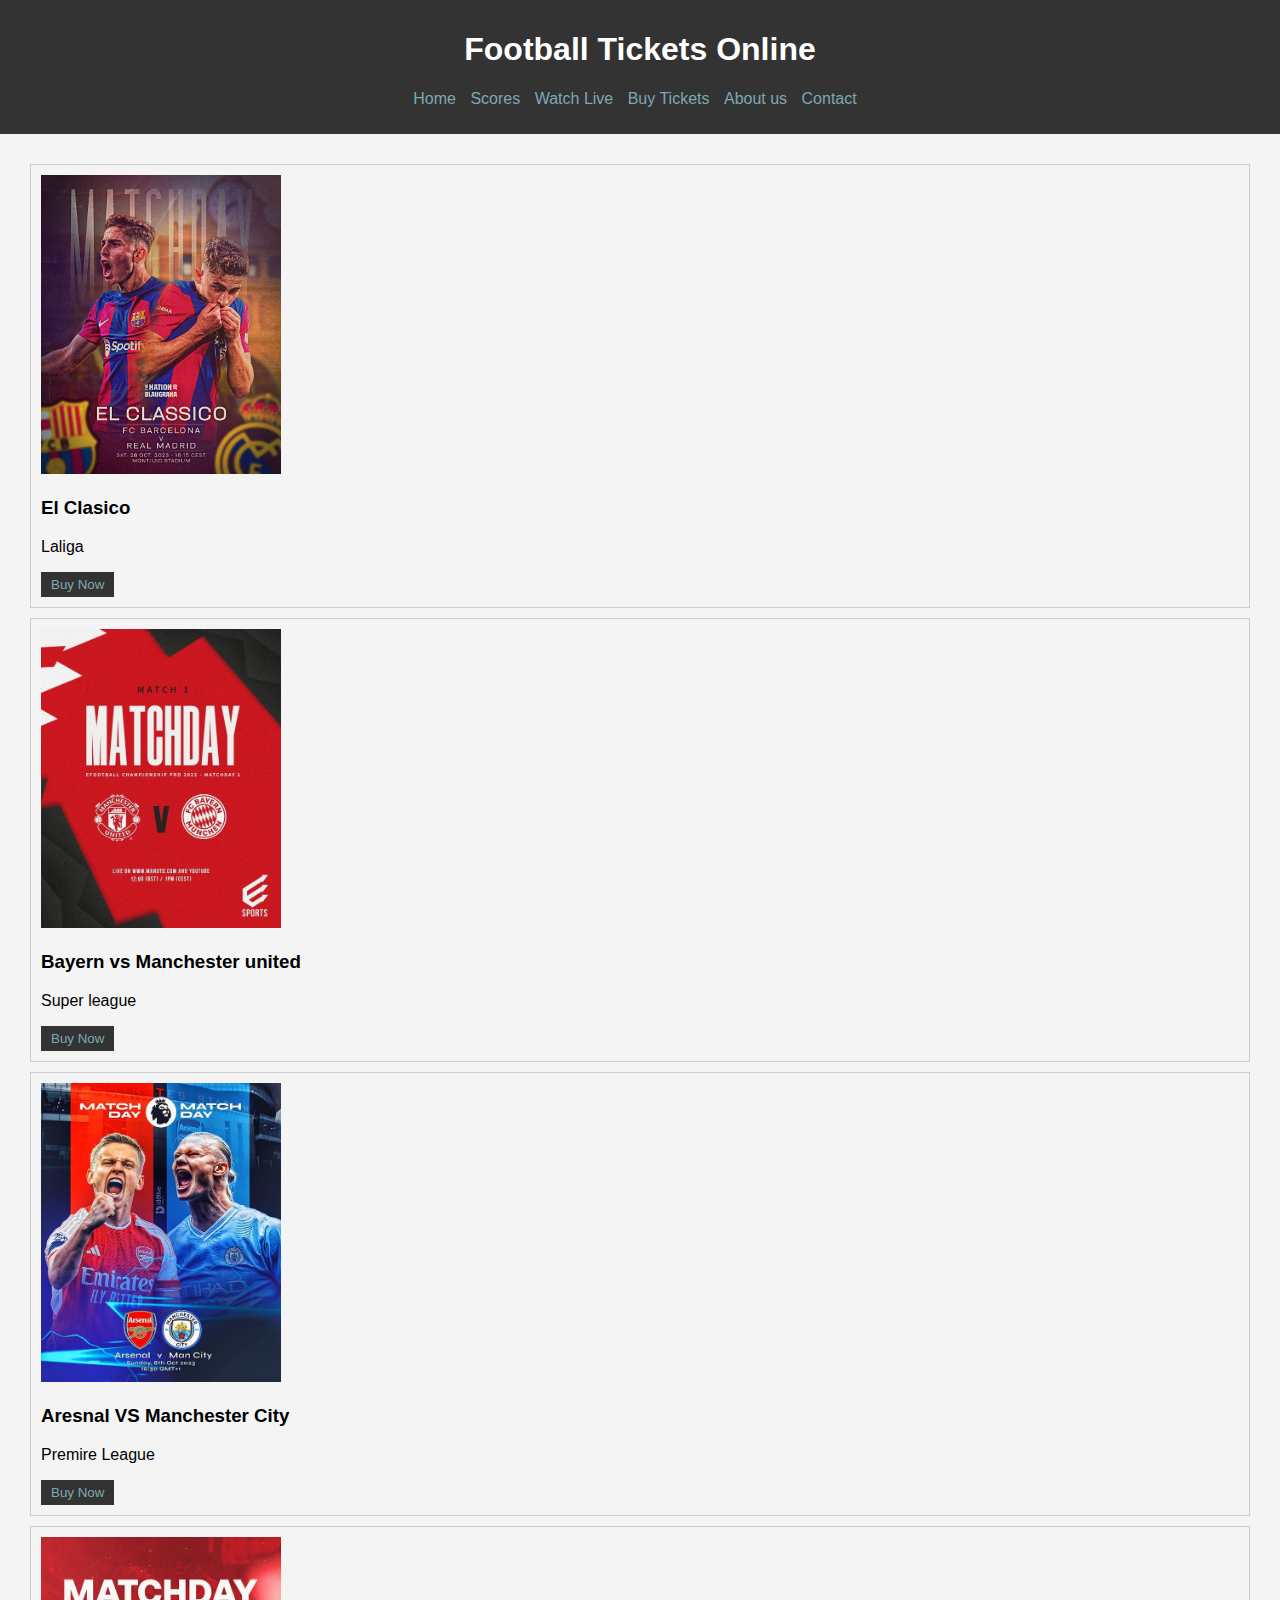
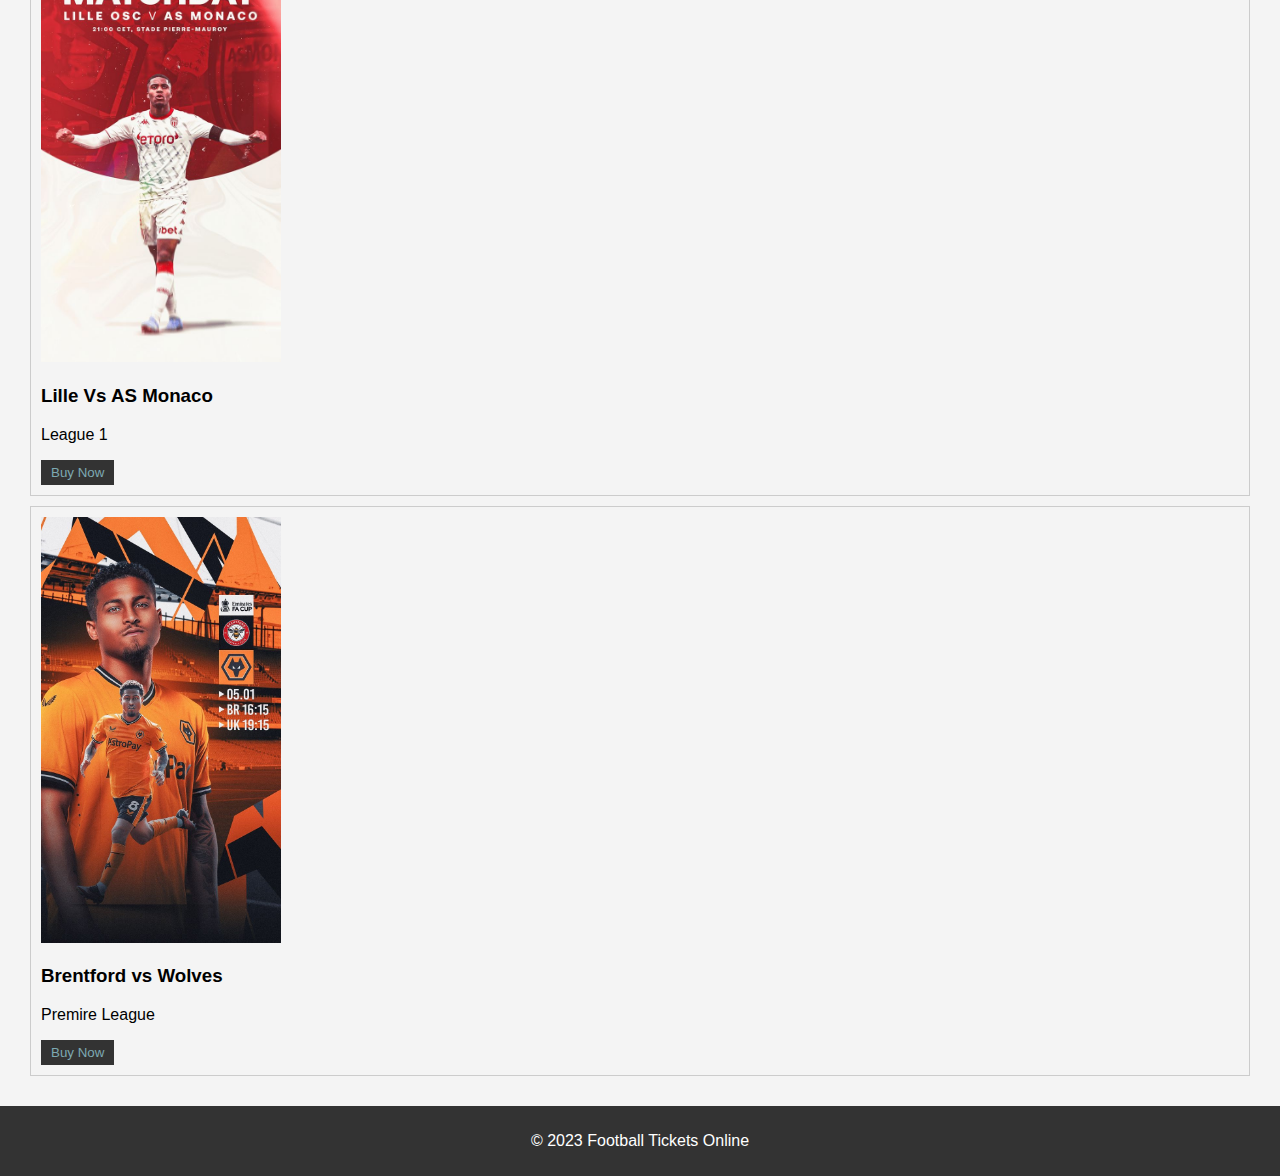
<file: week 6/index.html>
<!DOCTYPE html>
<html lang="en">
<head>
    <meta charset="UTF-8">
    <meta name="viewport" content="width=device-width, initial-scale=1.0">
    <title>Football Tickets Online</title>
    <link rel="stylesheet" href="Style.css">
</head>
<body>
    <header>
        <h1>Football Tickets Online</h1>
        <nav>
            <ul>
                <li><a href="product1.html">Home</a></li>
                <li><a href="product2.html">Scores</a></li>
                <li><a href="product3.html">Watch Live</a></li>
                <li><a href="product4.html">Buy Tickets</a></li>
                <li><a href="product5.html">About us</a></li>
                <li><a href="contact.html">Contact</a></li>
            </ul>
        </nav>
    </header>
    <main>
        <section class="featured-products">
            <div class="product">
                    <img src="product1.jpg" alt="Men's T-Shirt">
                    <h3>El Clasico</h3>              
                    <p>Laliga</p>    
                    <button><a href="product1.html">Buy Now</a></button>
                
            </div>
            <div class="product">
                <img src="product2.jpg" alt="Men's T-Shirt">
                <h3>Bayern vs Manchester united</h3>
                <p>Super league</p>
                <button><a href="product2.html">Buy Now</a></button>
            </div>
            <div class="product">
                <img src="product3.jpg" alt="Men's T-Shirt">
                <h3>Aresnal VS Manchester City</h3>
                <p>Premire League</p>
                <button><a href="product3.html">Buy Now</a></button>
            </div>
            <div class="product">
                <img src="product4.jpg" alt="Men's T-Shirt">
                <h3>Lille Vs AS Monaco</h3>
                <p>League 1</p>
                <button><a href="product4.html">Buy Now</a></button>
            </div>
            <div class="product">
                <img src="product5.jpg" alt="Men's T-Shirt">
                <h3>Brentford vs Wolves</h3>
                <p>Premire League</p>
                <button><a href="product5.html">Buy Now</a></button>
            </div>
            
                    </section>
    </main>
    <footer>
        <p>&copy; 2023 Football Tickets Online</p>
    </footer>
</body>
</html>
</file>
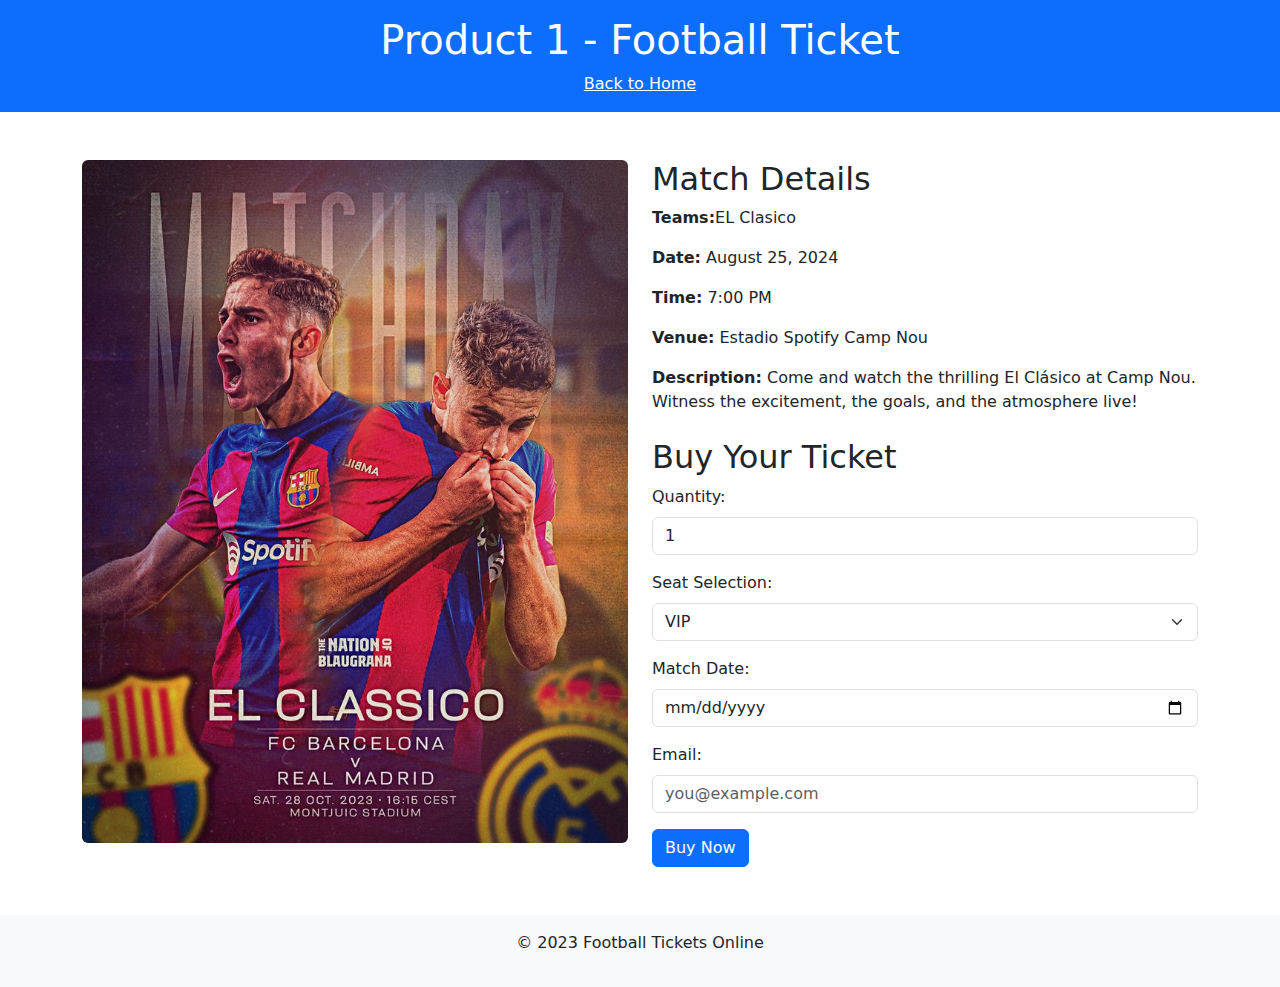
<file: week 6/product1.html>
<!DOCTYPE html>
<html lang="en">
<head>
    <meta charset="UTF-8">
    <meta name="viewport" content="width=device-width, initial-scale=1.0">
    <title>Product 1 - Football Ticket</title>
        <link href="https://cdn.jsdelivr.net/npm/bootstrap@5.3.0/dist/css/bootstrap.min.css" rel="stylesheet">
</head>
<body>
    <header class="bg-primary text-white text-center py-3">
        <h1>Product 1 - Football Ticket</h1>
        <nav>
            <a href="index.html" class="text-white">Back to Home</a>
        </nav>
    </header>
    <main class="container my-5">
        <section class="row">
            <div class="col-md-6">
                <div class="match-image">
                    <img src="product1.jpg" alt="Matchday Image" class="img-fluid rounded">
                </div>
            </div>
            <div class="col-md-6">
                <div class="match-details mb-4">
                    <h2>Match Details</h2>
                    <p><strong>Teams:</strong>EL Clasico</p>
                    <p><strong>Date:</strong> August 25, 2024</p>
                    <p><strong>Time:</strong> 7:00 PM</p>
                    <p><strong>Venue:</strong> Estadio Spotify Camp Nou</p>
                    <p><strong>Description:</strong> Come and watch the thrilling El Clásico at Camp Nou. Witness the excitement, the goals, and the atmosphere live!</p>
                </div>
                <div class="ticket-buying">
                    <h2>Buy Your Ticket</h2>
                    <form action="purchase.html" method="post">
                        <div class="mb-3">
                            <label for="quantity" class="form-label">Quantity:</label>
                            <input type="number" id="quantity" name="quantity" min="1" max="10" value="1" class="form-control" required>
                        </div>
                        <div class="mb-3">
                            <label for="seat" class="form-label">Seat Selection:</label>
                            <select id="seat" name="seat" class="form-select" required>
                                <option value="vip">VIP</option>
                                <option value="regular">Regular</option>
                                <option value="economy">Economy</option>
                            </select>
                        </div>
                        <div class="mb-3">
                            <label for="date" class="form-label">Match Date:</label>
                            <input type="date" id="date" name="date" class="form-control" required>
                        </div>
                        <div class="mb-3">
                            <label for="email" class="form-label">Email:</label>
                            <input type="email" id="email" name="email" placeholder="you@example.com" class="form-control" required>
                        </div>
                        <button type="submit" class="btn btn-primary">Buy Now</button>
                    </form>
                </div>
            </div>
        </section>
    </main>
    <footer class="bg-light text-center py-3">
        <p>&copy; 2023 Football Tickets Online</p>
    </footer>

    <!-- Bootstrap JS and dependencies (optional for responsive behaviors) -->
    <script src="https://cdn.jsdelivr.net/npm/bootstrap@5.3.0/dist/js/bootstrap.bundle.min.js"></script>
</body>
</html>
</file>
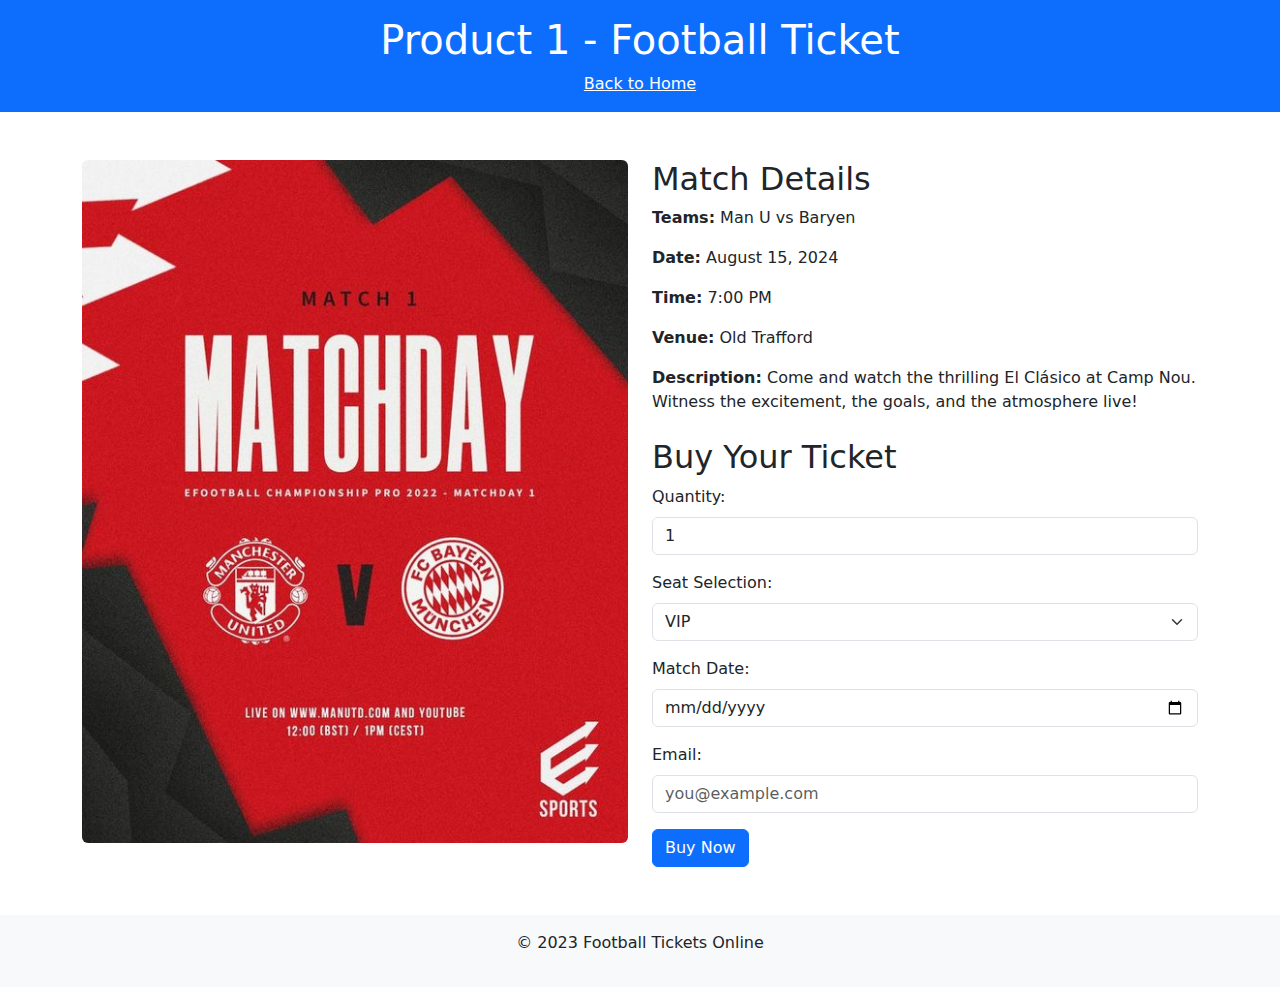
<file: week 6/product2.html>
<!DOCTYPE html>
<html lang="en">
<head>
    <meta charset="UTF-8">
    <meta name="viewport" content="width=device-width, initial-scale=1.0">
    <title>Product 1 - Football Ticket</title>
    <!-- Bootstrap CSS -->
    <link href="https://cdn.jsdelivr.net/npm/bootstrap@5.3.0/dist/css/bootstrap.min.css" rel="stylesheet">
</head>
<body>
    <header class="bg-primary text-white text-center py-3">
        <h1>Product 1 - Football Ticket</h1>
        <nav>
            <a href="index.html" class="text-white">Back to Home</a>
        </nav>
    </header>
    <main class="container my-5">
        <section class="row">
            <div class="col-md-6">
                <div class="match-image">
                    <img src="product2.jpg" alt="Matchday Image" class="img-fluid rounded">
                </div>
            </div>
            <div class="col-md-6">
                <div class="match-details mb-4">
                    <h2>Match Details</h2>
                    <p><strong>Teams:</strong> Man U vs Baryen</p>
                    <p><strong>Date:</strong> August 15, 2024</p>
                    <p><strong>Time:</strong> 7:00 PM</p>
                    <p><strong>Venue:</strong> Old Trafford</p>
                    <p><strong>Description:</strong> Come and watch the thrilling El Clásico at Camp Nou. Witness the excitement, the goals, and the atmosphere live!</p>
                </div>
                <div class="ticket-buying">
                    <h2>Buy Your Ticket</h2>
                    <form action="purchase.html" method="post">
                        <div class="mb-3">
                            <label for="quantity" class="form-label">Quantity:</label>
                            <input type="number" id="quantity" name="quantity" min="1" max="10" value="1" class="form-control" required>
                        </div>
                        <div class="mb-3">
                            <label for="seat" class="form-label">Seat Selection:</label>
                            <select id="seat" name="seat" class="form-select" required>
                                <option value="vip">VIP</option>
                                <option value="regular">Regular</option>
                                <option value="economy">Economy</option>
                            </select>
                        </div>
                        <div class="mb-3">
                            <label for="date" class="form-label">Match Date:</label>
                            <input type="date" id="date" name="date" class="form-control" required>
                        </div>
                        <div class="mb-3">
                            <label for="email" class="form-label">Email:</label>
                            <input type="email" id="email" name="email" placeholder="you@example.com" class="form-control" required>
                        </div>
                        <button type="submit" class="btn btn-primary">Buy Now</button>
                    </form>
                </div>
            </div>
        </section>
    </main>
    <footer class="bg-light text-center py-3">
        <p>&copy; 2023 Football Tickets Online</p>
    </footer>

    <!-- Bootstrap JS and dependencies (optional for responsive behaviors) -->
    <script src="https://cdn.jsdelivr.net/npm/bootstrap@5.3.0/dist/js/bootstrap.bundle.min.js"></script>
</body>
</html>
</file>
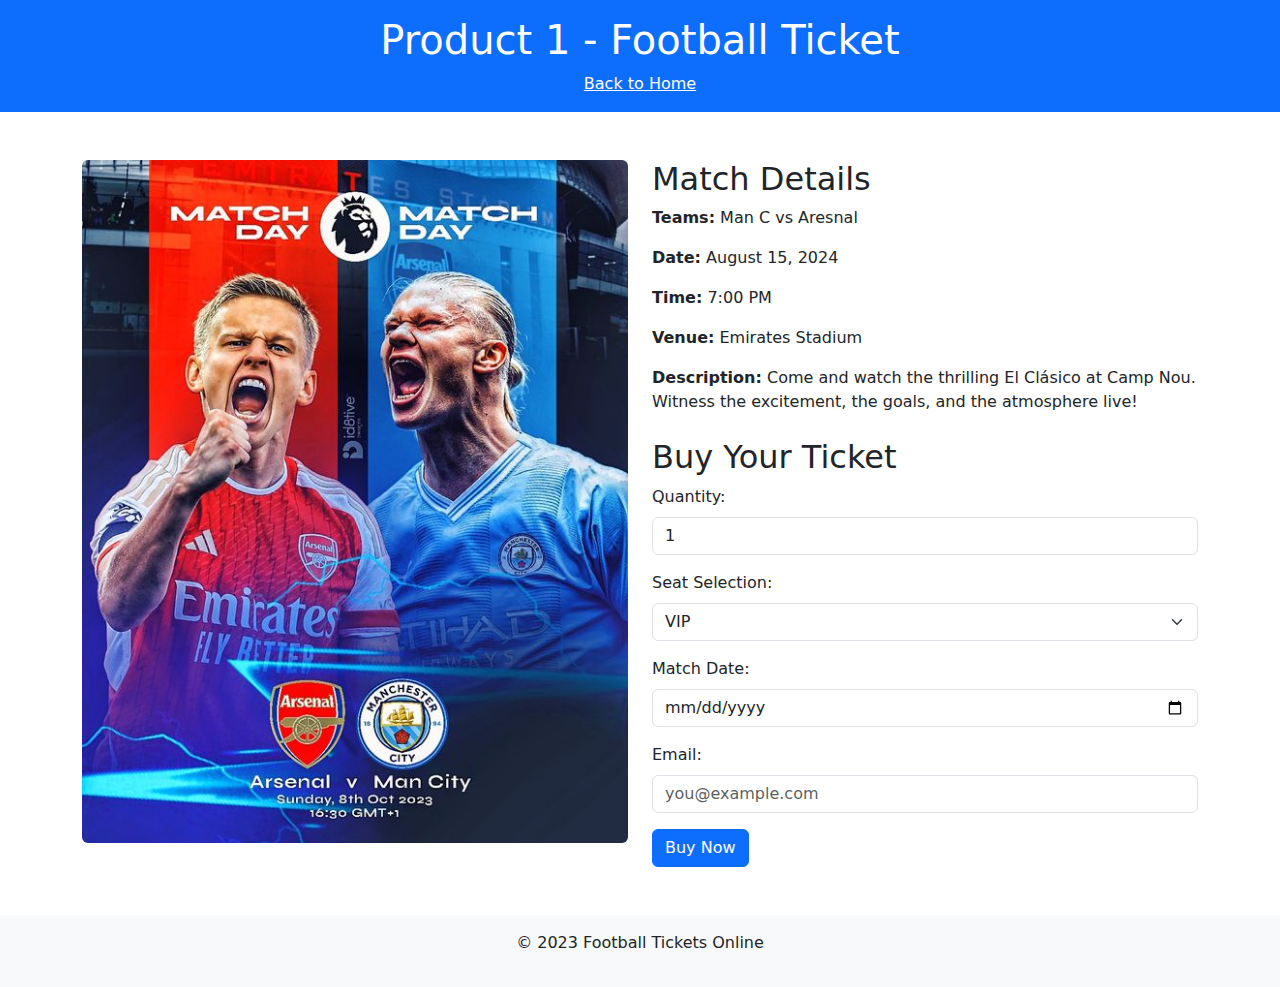
<file: week 6/product3.html>
<!DOCTYPE html>
<html lang="en">
<head>
    <meta charset="UTF-8">
    <meta name="viewport" content="width=device-width, initial-scale=1.0">
    <title>Product 1 - Football Ticket</title>
    <!-- Bootstrap CSS -->
    <link href="https://cdn.jsdelivr.net/npm/bootstrap@5.3.0/dist/css/bootstrap.min.css" rel="stylesheet">
</head>
<body>
    <header class="bg-primary text-white text-center py-3">
        <h1>Product 1 - Football Ticket</h1>
        <nav>
            <a href="index.html" class="text-white">Back to Home</a>
        </nav>
    </header>
    <main class="container my-5">
        <section class="row">
            <div class="col-md-6">
                <div class="match-image">
                    <img src="product3.jpg" alt="Matchday Image" class="img-fluid rounded">
                </div>
            </div>
            <div class="col-md-6">
                <div class="match-details mb-4">
                    <h2>Match Details</h2>
                    <p><strong>Teams:</strong> Man C vs Aresnal</p>
                    <p><strong>Date:</strong> August 15, 2024</p>
                    <p><strong>Time:</strong> 7:00 PM</p>
                    <p><strong>Venue:</strong> Emirates Stadium</p>
                    <p><strong>Description:</strong> Come and watch the thrilling El Clásico at Camp Nou. Witness the excitement, the goals, and the atmosphere live!</p>
                </div>
                <div class="ticket-buying">
                    <h2>Buy Your Ticket</h2>
                    <form action="purchase.html" method="post">
                        <div class="mb-3">
                            <label for="quantity" class="form-label">Quantity:</label>
                            <input type="number" id="quantity" name="quantity" min="1" max="10" value="1" class="form-control" required>
                        </div>
                        <div class="mb-3">
                            <label for="seat" class="form-label">Seat Selection:</label>
                            <select id="seat" name="seat" class="form-select" required>
                                <option value="vip">VIP</option>
                                <option value="regular">Regular</option>
                                <option value="economy">Economy</option>
                            </select>
                        </div>
                        <div class="mb-3">
                            <label for="date" class="form-label">Match Date:</label>
                            <input type="date" id="date" name="date" class="form-control" required>
                        </div>
                        <div class="mb-3">
                            <label for="email" class="form-label">Email:</label>
                            <input type="email" id="email" name="email" placeholder="you@example.com" class="form-control" required>
                        </div>
                        <button type="submit" class="btn btn-primary">Buy Now</button>
                    </form>
                </div>
            </div>
        </section>
    </main>
    <footer class="bg-light text-center py-3">
        <p>&copy; 2023 Football Tickets Online</p>
    </footer>

    <!-- Bootstrap JS and dependencies (optional for responsive behaviors) -->
    <script src="https://cdn.jsdelivr.net/npm/bootstrap@5.3.0/dist/js/bootstrap.bundle.min.js"></script>
</body>
</html>
</file>
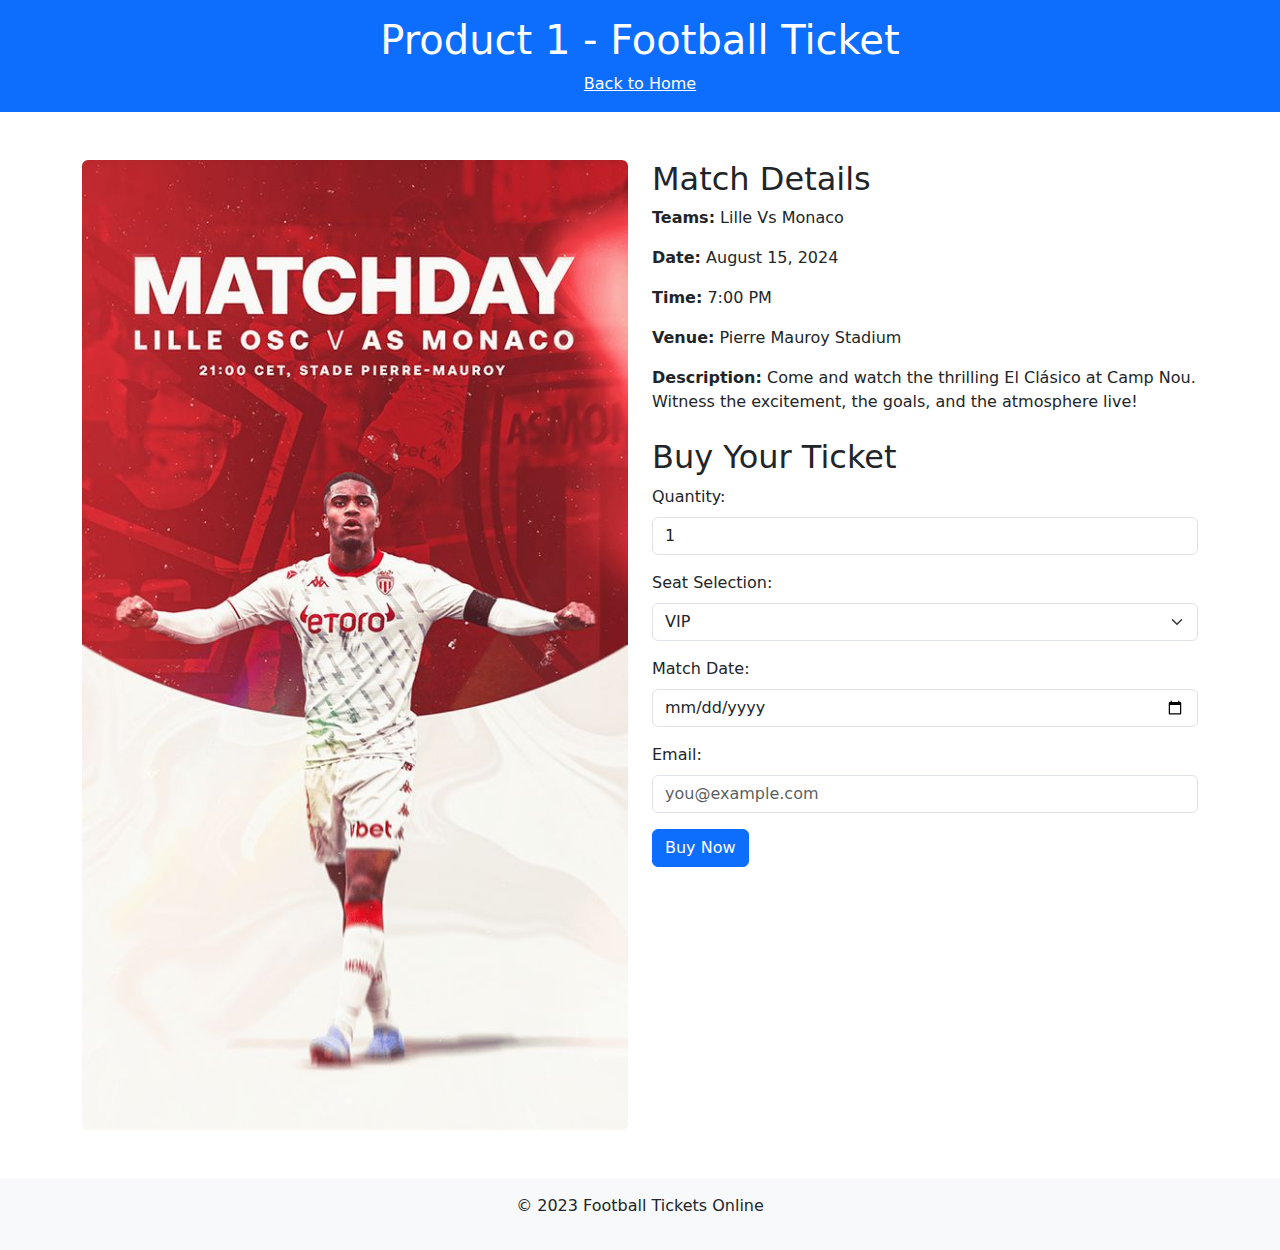
<file: week 6/product4.html>
<!DOCTYPE html>
<html lang="en">
<head>
    <meta charset="UTF-8">
    <meta name="viewport" content="width=device-width, initial-scale=1.0">
    <title>Product 1 - Football Ticket</title>
    <!-- Bootstrap CSS -->
    <link href="https://cdn.jsdelivr.net/npm/bootstrap@5.3.0/dist/css/bootstrap.min.css" rel="stylesheet">
</head>
<body>
    <header class="bg-primary text-white text-center py-3">
        <h1>Product 1 - Football Ticket</h1>
        <nav>
            <a href="index.html" class="text-white">Back to Home</a>
        </nav>
    </header>
    <main class="container my-5">
        <section class="row">
            <div class="col-md-6">
                <div class="match-image">
                    <img src="product4.jpg" alt="Matchday Image" class="img-fluid rounded">
                </div>
            </div>
            <div class="col-md-6">
                <div class="match-details mb-4">
                    <h2>Match Details</h2>
                    <p><strong>Teams:</strong> Lille Vs Monaco</p>
                    <p><strong>Date:</strong> August 15, 2024</p>
                    <p><strong>Time:</strong> 7:00 PM</p>
                    <p><strong>Venue:</strong> Pierre Mauroy Stadium</p>
                    <p><strong>Description:</strong> Come and watch the thrilling El Clásico at Camp Nou. Witness the excitement, the goals, and the atmosphere live!</p>
                </div>
                <div class="ticket-buying">
                    <h2>Buy Your Ticket</h2>
                    <form action="purchase.html" method="post">
                        <div class="mb-3">
                            <label for="quantity" class="form-label">Quantity:</label>
                            <input type="number" id="quantity" name="quantity" min="1" max="10" value="1" class="form-control" required>
                        </div>
                        <div class="mb-3">
                            <label for="seat" class="form-label">Seat Selection:</label>
                            <select id="seat" name="seat" class="form-select" required>
                                <option value="vip">VIP</option>
                                <option value="regular">Regular</option>
                                <option value="economy">Economy</option>
                            </select>
                        </div>
                        <div class="mb-3">
                            <label for="date" class="form-label">Match Date:</label>
                            <input type="date" id="date" name="date" class="form-control" required>
                        </div>
                        <div class="mb-3">
                            <label for="email" class="form-label">Email:</label>
                            <input type="email" id="email" name="email" placeholder="you@example.com" class="form-control" required>
                        </div>
                        <button type="submit" class="btn btn-primary">Buy Now</button>
                    </form>
                </div>
            </div>
        </section>
    </main>
    <footer class="bg-light text-center py-3">
        <p>&copy; 2023 Football Tickets Online</p>
    </footer>

    <!-- Bootstrap JS and dependencies (optional for responsive behaviors) -->
    <script src="https://cdn.jsdelivr.net/npm/bootstrap@5.3.0/dist/js/bootstrap.bundle.min.js"></script>
</body>
</html>
</file>
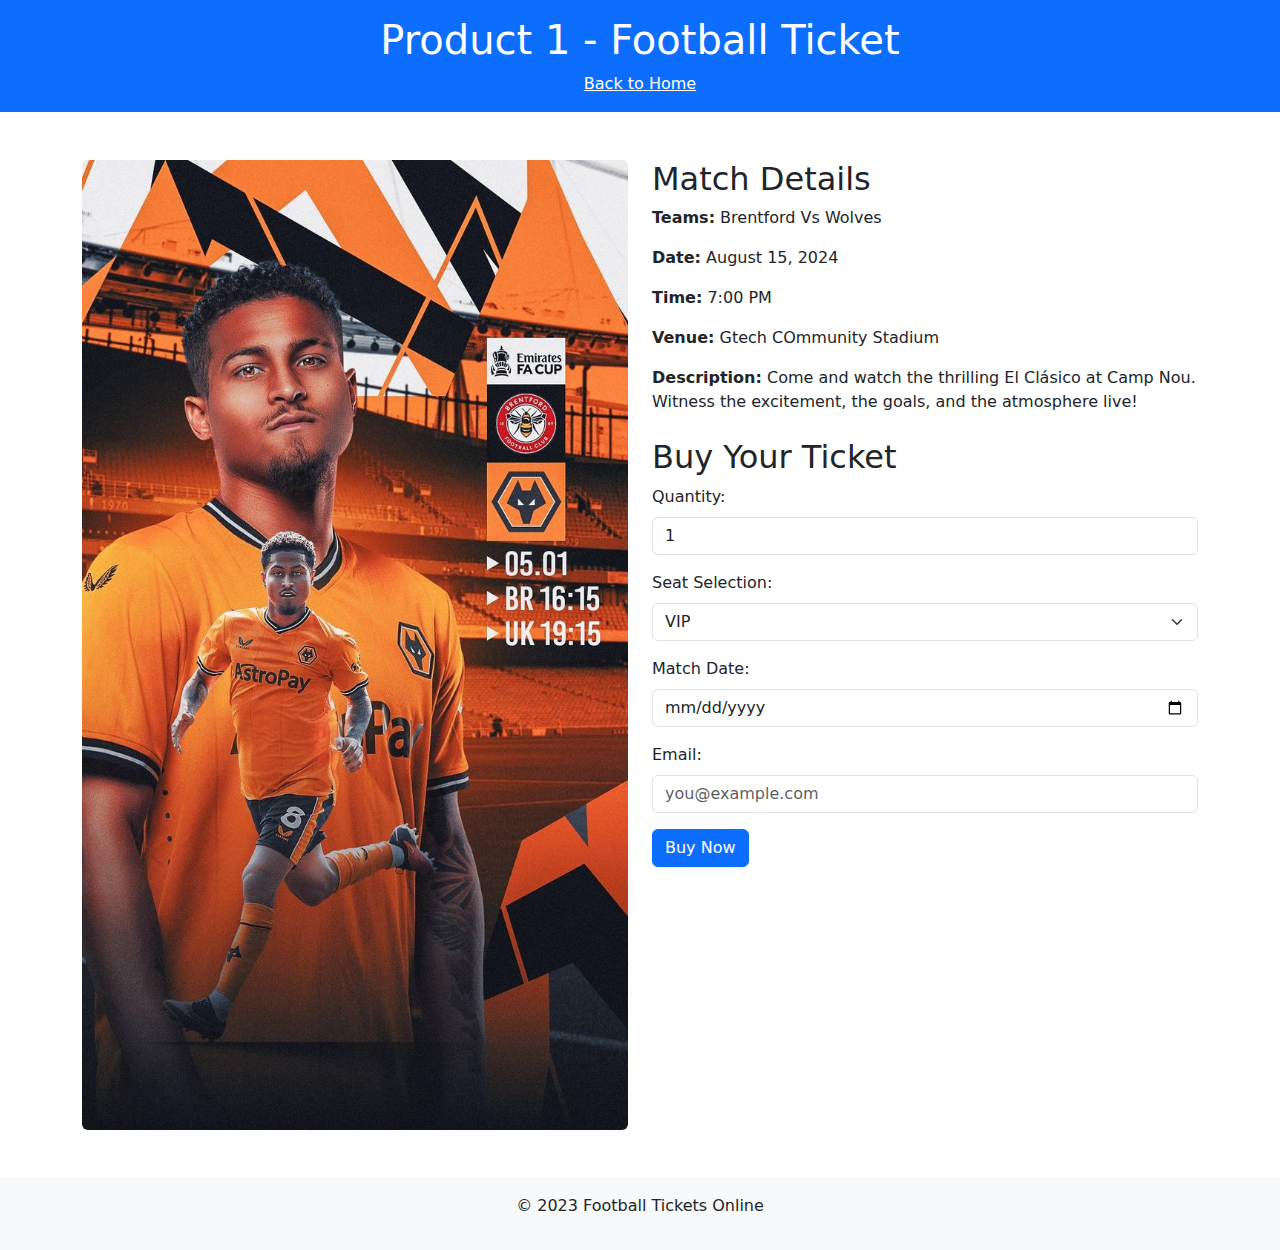
<file: week 6/product5.html>
<!DOCTYPE html>
<html lang="en">
<head>
    <meta charset="UTF-8">
    <meta name="viewport" content="width=device-width, initial-scale=1.0">
    <title>Product 1 - Football Ticket</title>
    <!-- Bootstrap CSS -->
    <link href="https://cdn.jsdelivr.net/npm/bootstrap@5.3.0/dist/css/bootstrap.min.css" rel="stylesheet">
</head>
<body>
    <header class="bg-primary text-white text-center py-3">
        <h1>Product 1 - Football Ticket</h1>
        <nav>
            <a href="index.html" class="text-white">Back to Home</a>
        </nav>
    </header>
    <main class="container my-5">
        <section class="row">
            <div class="col-md-6">
                <div class="match-image">
                    <img src="product5.jpg" alt="Matchday Image" class="img-fluid rounded">
                </div>
            </div>
            <div class="col-md-6">
                <div class="match-details mb-4">
                    <h2>Match Details</h2>
                    <p><strong>Teams:</strong> Brentford Vs Wolves</p>
                    <p><strong>Date:</strong> August 15, 2024</p>
                    <p><strong>Time:</strong> 7:00 PM</p>
                    <p><strong>Venue:</strong> Gtech COmmunity Stadium</p>
                    <p><strong>Description:</strong> Come and watch the thrilling El Clásico at Camp Nou. Witness the excitement, the goals, and the atmosphere live!</p>
                </div>
                <div class="ticket-buying">
                    <h2>Buy Your Ticket</h2>
                    <form action="purchase.html" method="post">
                        <div class="mb-3">
                            <label for="quantity" class="form-label">Quantity:</label>
                            <input type="number" id="quantity" name="quantity" min="1" max="10" value="1" class="form-control" required>
                        </div>
                        <div class="mb-3">
                            <label for="seat" class="form-label">Seat Selection:</label>
                            <select id="seat" name="seat" class="form-select" required>
                                <option value="vip">VIP</option>
                                <option value="regular">Regular</option>
                                <option value="economy">Economy</option>
                            </select>
                        </div>
                        <div class="mb-3">
                            <label for="date" class="form-label">Match Date:</label>
                            <input type="date" id="date" name="date" class="form-control" required>
                        </div>
                        <div class="mb-3">
                            <label for="email" class="form-label">Email:</label>
                            <input type="email" id="email" name="email" placeholder="you@example.com" class="form-control" required>
                        </div>
                        <button type="submit" class="btn btn-primary">Buy Now</button>
                    </form>
                </div>
            </div>
        </section>
    </main>
    <footer class="bg-light text-center py-3">
        <p>&copy; 2023 Football Tickets Online</p>
    </footer>

    <!-- Bootstrap JS and dependencies (optional for responsive behaviors) -->
    <script src="https://cdn.jsdelivr.net/npm/bootstrap@5.3.0/dist/js/bootstrap.bundle.min.js"></script>
</body>
</html>
</file>
<file: week 6/Style.css>
body {
    font-family: Arial, sans-serif;
    margin: 0;
    padding: 0;
}

header, footer {
    background-color: #333;
    color: #fff;
    text-align: center;
    padding: 10px 0;
}

nav ul {
    list-style-type: none;
    padding: 0;
}

nav ul li {
    display: inline;
    margin-right: 10px;
    
}

a {
    color: #7da9b2;
    text-decoration: none;
}

a:hover {
    color: rgb(198, 191, 191);
    background-color: black;
}

main {
    padding: 20px;
}


.product {
    border: 1px solid #ccc;
    padding: 10px;
    margin: 10px;
    width: auto;
}

.product img {
    max-width: 20%;
}

.product button {
    background-color: #333;
    color: #fff;
    padding: 5px 10px;
    border: none;
    cursor: pointer;
}
body {
    font-family: Arial, sans-serif;
    background-color: #f4f4f4;
    margin: 0;
    padding: 0;
}

.contact-form-container {
    max-width: 600px;
    margin: 50px auto;
    padding: 20px;
    background-color: #fff;
    border-radius: 8px;
    box-shadow: 0 0 10px rgba(0, 0, 0, 0.1);
}

h2 {
    text-align: center;
    margin-bottom: 20px;
}

.form-group {
    margin-bottom: 15px;
}

.form-group label {
    display: block;
    margin-bottom: 5px;
}

.form-group input,
.form-group textarea {
    width: 100%;
    padding: 10px;
    border: 1px solid #ccc;
    border-radius: 5px;
}

.form-group button {
    display: block;
    width: 100%;
    padding: 10px;
    background-color: #7da9b2;
    color: #fff;
    border: none;
    border-radius: 5px;
    cursor: pointer;
}

.form-group button:hover {
    background-color: #45a049;
}


@media only screen and (max-width: 600px) {
    nav ul li {
        display: block;
        margin-bottom: 10px;
    }
}
</file>
